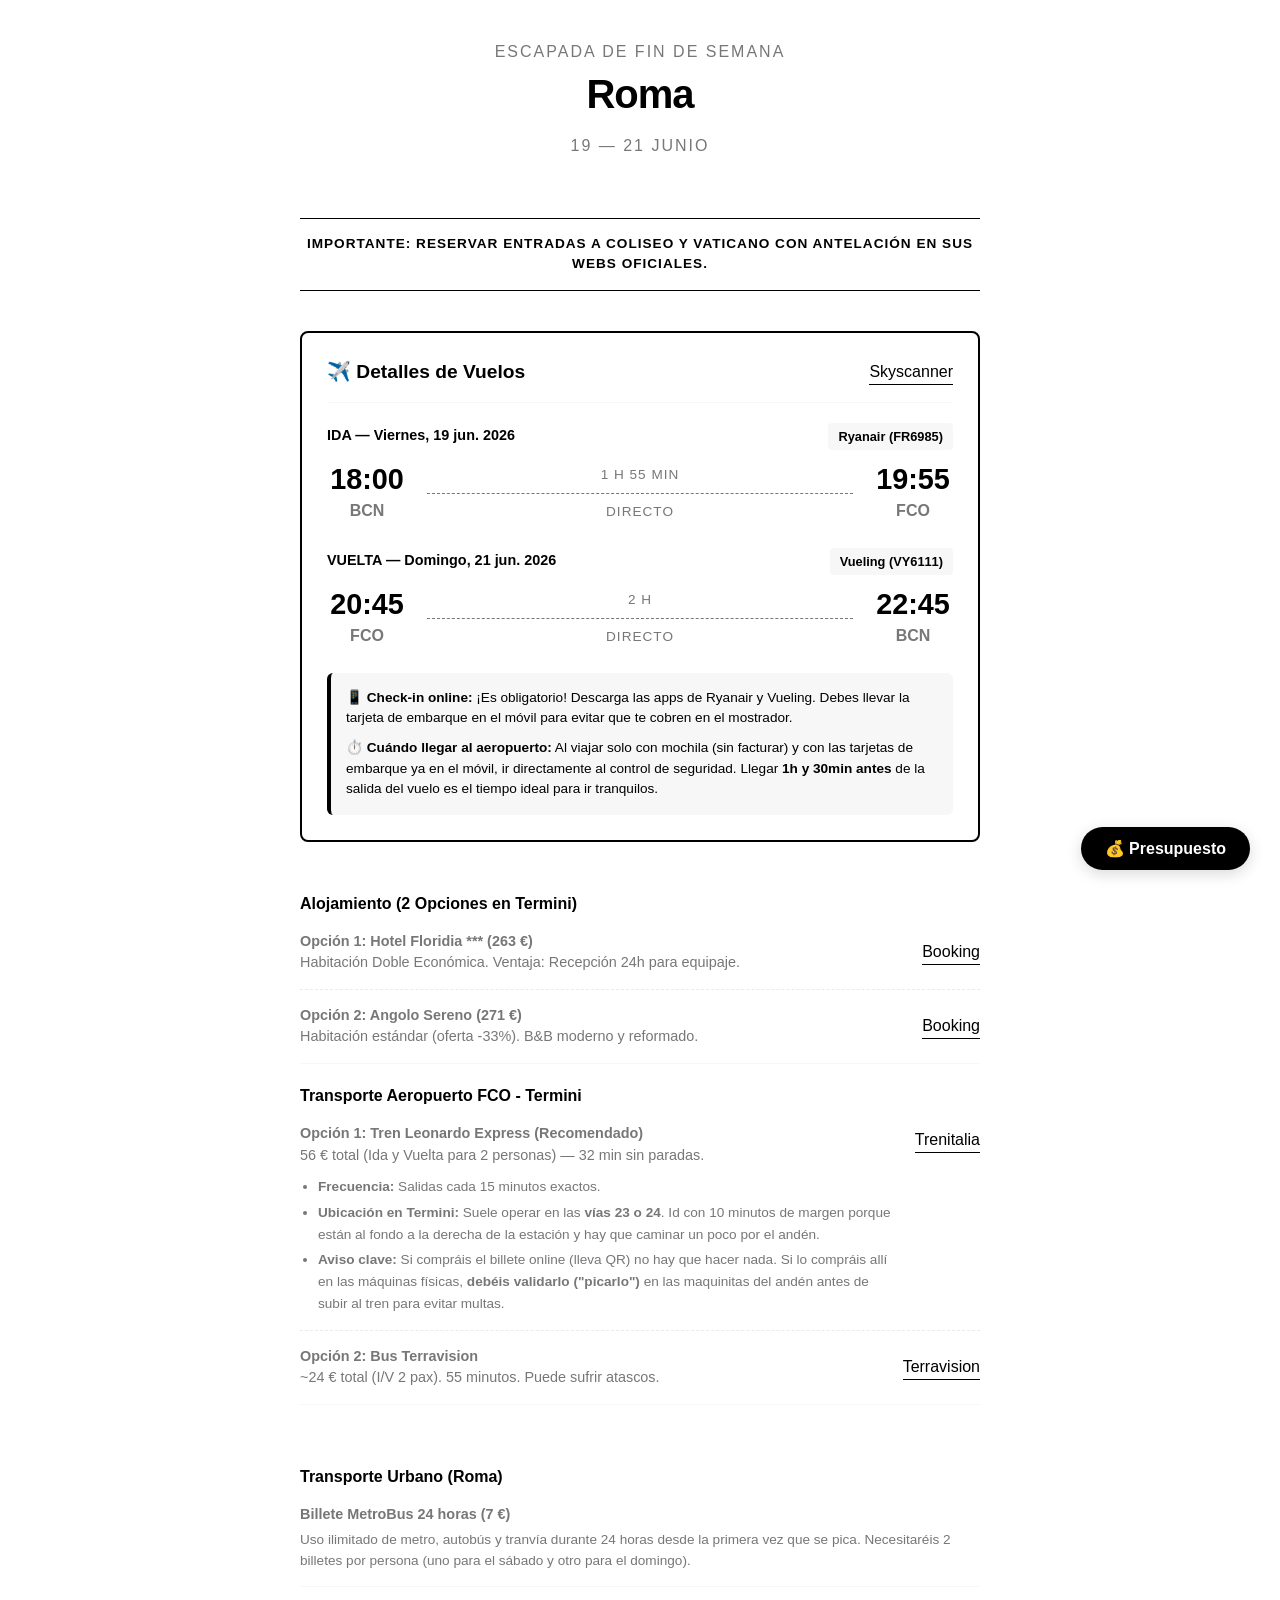
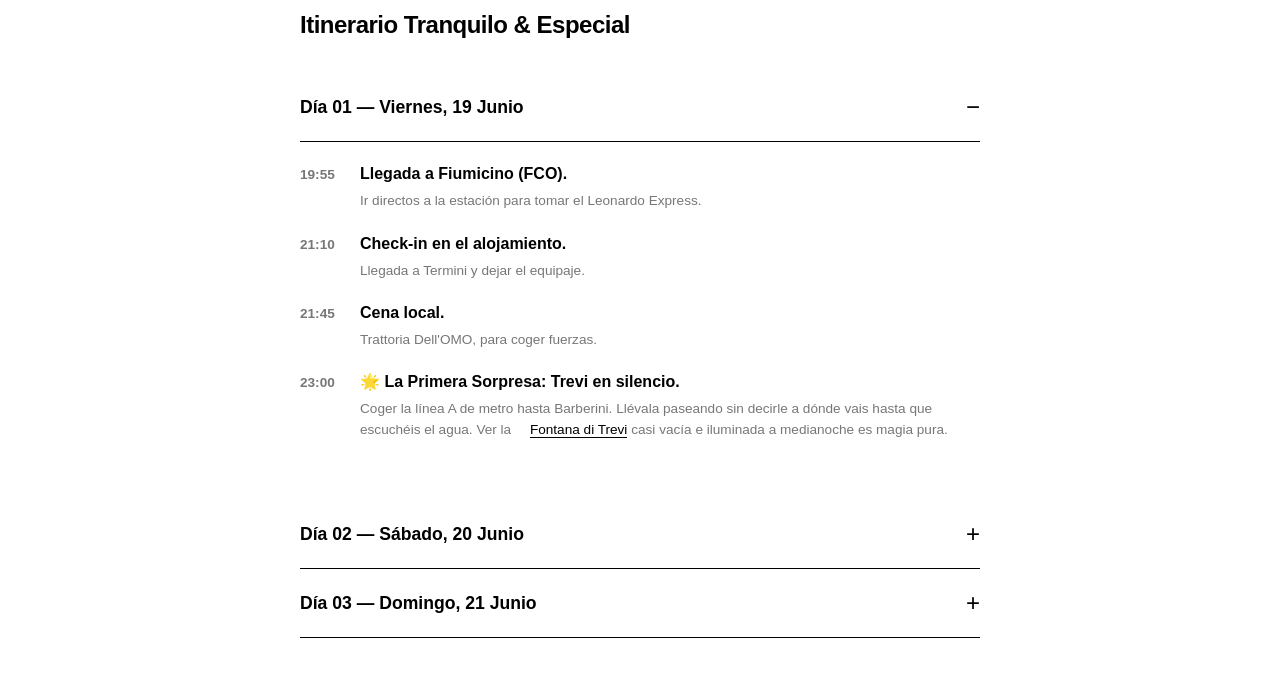
<file: N/index.html>
<!DOCTYPE html>
<html lang="es">

<head>
    <meta charset="UTF-8">
    <meta name="viewport" content="width=device-width, initial-scale=1.0">
    <title>Roma Minimalista: 19 - 21 Junio</title>

    <link rel="stylesheet" href="styles.css">
</head>

<body>
    <div class="container">

        <header>
            <p class="subtitle">Escapada de fin de semana</p>
            <h1>Roma</h1>
            <p class="subtitle">19 — 21 Junio</p>
        </header>

        <div class="alert">
            Importante: Reservar entradas a Coliseo y Vaticano con antelación en sus webs oficiales.
        </div>

        <section class="essentials">
            <div class="flight-card">
                <div class="flight-card-header">
                    <h3>✈️ Detalles de Vuelos</h3>
                    <a href="https://www.skyscanner.es/transporte/vuelos/bcn/rome/260619/260621/"
                        target="_blank">Skyscanner</a>
                </div>

                <div class="flight-route">
                    <div class="flight-direction">
                        <strong>IDA — Viernes, 19 jun. 2026</strong>
                        <span class="airline-tag">Ryanair (FR6985)</span>
                    </div>
                    <div class="flight-times">
                        <div class="time-block">
                            <span>18:00</span>
                            <span>BCN</span>
                        </div>
                        <div class="flight-duration">
                            <span>1 h 55 min</span>
                            <hr>
                            <span>Directo</span>
                        </div>
                        <div class="time-block">
                            <span>19:55</span>
                            <span>FCO</span>
                        </div>
                    </div>
                </div>

                <div class="flight-route">
                    <div class="flight-direction">
                        <strong>VUELTA — Domingo, 21 jun. 2026</strong>
                        <span class="airline-tag">Vueling (VY6111)</span>
                    </div>
                    <div class="flight-times">
                        <div class="time-block">
                            <span>20:45</span>
                            <span>FCO</span>
                        </div>
                        <div class="flight-duration">
                            <span>2 h</span>
                            <hr>
                            <span>Directo</span>
                        </div>
                        <div class="time-block">
                            <span>22:45</span>
                            <span>BCN</span>
                        </div>
                    </div>
                </div>

                <div class="flight-alerts">
                    <p><strong>📱 Check-in online:</strong> ¡Es obligatorio! Descarga las apps de Ryanair y Vueling.
                        Debes llevar la tarjeta de embarque en el móvil para evitar que te cobren en el mostrador.</p>
                    <p><strong>⏱️ Cuándo llegar al aeropuerto:</strong> Al viajar solo con mochila (sin facturar) y con
                        las tarjetas de embarque ya en el móvil, ir directamente al control de seguridad. Llegar
                        <strong>1h y 30min antes</strong> de la salida del vuelo es el tiempo ideal para ir tranquilos.
                    </p>
                </div>
            </div>

            <div class="essential-item">
                <div class="options-container">
                    <h3>Alojamiento (2 Opciones en Termini)</h3>

                    <div class="sub-option">
                        <div>
                            <p><strong>Opción 1: Hotel Floridia *** (263 €)</strong></p>
                            <p>Habitación Doble Económica. Ventaja: Recepción 24h para equipaje.</p>
                        </div>
                        <a href="https://www.booking.com/hotel/it/floridia.es.html" target="_blank">Booking</a>
                    </div>

                    <div class="sub-option">
                        <div>
                            <p><strong>Opción 2: Angolo Sereno (271 €)</strong></p>
                            <p>Habitación estándar (oferta -33%). B&B moderno y reformado.</p>
                        </div>
                        <a href="https://www.booking.com/hotel/it/angolo-sereno-roma1.es.html"
                            target="_blank">Booking</a>
                    </div>
                </div>
            </div>

            <div class="essential-item">
                <div class="options-container">
                    <h3>Transporte Aeropuerto FCO - Termini</h3>

                    <div class="sub-option" style="align-items: flex-start;">
                        <div>
                            <p><strong>Opción 1: Tren Leonardo Express (Recomendado)</strong></p>
                            <p style="margin-bottom: 10px;">56 € total (Ida y Vuelta para 2 personas) — 32 min sin
                                paradas.</p>
                            <ul
                                style="margin: 0; padding-left: 18px; font-size: 0.85rem; color: var(--grey-dark); line-height: 1.6;">
                                <li style="margin-bottom: 4px;"><strong>Frecuencia:</strong> Salidas cada 15 minutos
                                    exactos.</li>
                                <li style="margin-bottom: 4px;"><strong>Ubicación en Termini:</strong> Suele operar en
                                    las <strong>vías 23 o 24</strong>. Id con 10 minutos de margen porque están al fondo
                                    a la derecha de la estación y hay que caminar un poco por el andén.</li>
                                <li><strong>Aviso clave:</strong> Si compráis el billete online (lleva QR) no hay que
                                    hacer nada. Si lo compráis allí en las máquinas físicas, <strong>debéis validarlo
                                        ("picarlo")</strong> en las maquinitas del andén antes de subir al tren para
                                    evitar multas.</li>
                            </ul>
                        </div>
                        <a href="https://www.trenitalia.com/es.html" target="_blank"
                            style="margin-top: 5px;">Trenitalia</a>
                    </div>

                    <div class="sub-option">
                        <div>
                            <p><strong>Opción 2: Bus Terravision</strong></p>
                            <p>~24 € total (I/V 2 pax). 55 minutos. Puede sufrir atascos.</p>
                        </div>
                        <a href="https://www.terravision.eu/es/" target="_blank">Terravision</a>
                    </div>
                </div>
            </div>
        </section>

        <div class="essential-item">
            <div class="options-container">
                <h3>Transporte Urbano (Roma)</h3>

                <div class="sub-option" style="border-bottom: none; padding-bottom: 0;">
                    <div>
                        <p><strong>Billete MetroBus 24 horas (7 €)</strong></p>
                        <p style="font-size: 0.85rem; color: var(--grey-dark); margin-top: 5px; line-height: 1.5;">Uso
                            ilimitado de metro, autobús y tranvía durante 24 horas desde la primera vez que se pica.
                            Necesitaréis 2 billetes por persona (uno para el sábado y otro para el domingo).</p>
                    </div>
                </div>
            </div>
        </div>

        <h2>Itinerario Tranquilo & Especial</h2>

        <button class="accordion">Día 01 — Viernes, 19 Junio</button>
        <div class="panel">
            <div class="panel-content">
                <div class="event">
                    <div class="time">19:55</div>
                    <div class="details">
                        <p><strong>Llegada a Fiumicino (FCO).</strong></p>
                        <span class="note">Ir directos a la estación para tomar el Leonardo Express.</span>
                    </div>
                </div>
                <div class="event">
                    <div class="time">21:10</div>
                    <div class="details">
                        <p><strong>Check-in en el alojamiento.</strong></p>
                        <span class="note">Llegada a Termini y dejar el equipaje.</span>
                    </div>
                </div>
                <div class="event">
                    <div class="time">21:45</div>
                    <div class="details">
                        <p><strong>Cena local.</strong></p>
                        <span class="note">Trattoria Dell'OMO, para coger fuerzas.</span>
                    </div>
                </div>
                <div class="event">
                    <div class="time">23:00</div>
                    <div class="details">
                        <p><strong>🌟 La Primera Sorpresa: Trevi en silencio.</strong></p>
                        <span class="note">Coger la línea A de metro hasta Barberini. Llévala paseando sin decirle a
                            dónde vais hasta que escuchéis el agua. Ver la <a
                                href="https://www.google.com/maps/search/?api=1&query=Fontana+di+Trevi"
                                target="_blank">Fontana di Trevi</a> casi vacía e iluminada a medianoche es magia
                            pura.</span>
                    </div>
                </div>
            </div>
        </div>

        <button class="accordion">Día 02 — Sábado, 20 Junio</button>
        <div class="panel">
            <div class="panel-content">
                <div class="event">
                    <div class="time">09:30</div>
                    <div class="details">
                        <p><strong>El Vaticano.</strong></p>
                        <span class="note">Metro Línea A hasta Ottaviano. Visita a la Plaza de San Pedro y la
                            Basílica.</span>
                    </div>
                </div>
                <div class="event">
                    <div class="time">12:30</div>
                    <div class="details">
                        <p><strong>Castillo de Sant'Angelo.</strong></p>
                        <span class="note">Paseo por Via della Conciliazione y cruce del puente de los ángeles.</span>
                    </div>
                </div>
                <div class="event">
                    <div class="time">13:30</div>
                    <div class="details">
                        <p><strong>Comida en el centro.</strong></p>
                        <span class="note">Zona Piazza Navona. (Ej: Cantina e Cucina).</span>
                    </div>
                </div>
                <div class="event">
                    <div class="time">15:30</div>
                    <div class="details">
                        <p><strong>🌟 El Momento "Dolce Vita".</strong></p>
                        <span class="note">Paseo por Piazza Navona y el Panteón. Parada obligatoria para un helado
                            inolvidable en <a href="https://www.google.com/maps/search/?api=1&query=Frigidarium+Roma"
                                target="_blank">Frigidarium</a> o <a
                                href="https://www.google.com/maps/search/?api=1&query=Giolitti+Roma"
                                target="_blank">Giolitti</a>, y comedlo sentados frente a las fuentes.</span>
                    </div>
                </div>
                <div class="event">
                    <div class="time">19:00</div>
                    <div class="details">
                        <p><strong>🌟 El Atardecer Secreto.</strong></p>
                        <span class="note">Desviaos a la colina del Aventino. Primero las vistas románticas en el <a
                                href="https://www.google.com/maps/search/?api=1&query=Giardino+degli+Aranci"
                                target="_blank">Jardín de los Naranjos</a> y justo después que mire por <a
                                href="https://www.google.com/maps/search/?api=1&query=Il+Buco+della+Serratura"
                                target="_blank">La Cerradura de Malta</a>. ¡Alucinará!</span>
                    </div>
                </div>
                <div class="event">
                    <div class="time">20:30</div>
                    <div class="details">
                        <p><strong>Cena en Trastevere.</strong></p>
                        <span class="note">Cruzar el río y disfrutar del ambientazo del barrio. (Ej: Carlo Menta o
                            Tonnarello).</span>
                    </div>
                </div>
            </div>
        </div>

        <button class="accordion">Día 03 — Domingo, 21 Junio</button>
        <div class="panel">
            <div class="panel-content">
                <div class="event">
                    <div class="time">09:00</div>
                    <div class="details">
                        <p><strong>Check-out.</strong></p>
                        <span class="note">Dejar equipaje en la recepción (Floridia) o en consigna de Termini (Angolo
                            Sereno).</span>
                    </div>
                </div>
                <div class="event">
                    <div class="time">10:00</div>
                    <div class="details">
                        <p><strong>Roma Imperial.</strong></p>
                        <span class="note">Coliseo, Foro Romano y Palatino. <a href="https://ticketing.colosseo.it/es/"
                                target="_blank">Tickets web oficial</a>.</span>
                    </div>
                </div>
                <div class="event">
                    <div class="time">13:30</div>
                    <div class="details">
                        <p><strong>Piazza Venezia.</strong></p>
                        <span class="note">Monumento a Víctor Manuel II.</span>
                    </div>
                </div>
                <div class="event">
                    <div class="time">14:15</div>
                    <div class="details">
                        <p><strong>Última comida en Barrio Monti.</strong></p>
                        <span class="note">Paseo por la zona bohemia entre el Coliseo y Termini. ¡Aprovechad el tiempo
                            extra!</span>
                    </div>
                </div>
                <div class="event">
                    <div class="time">17:45</div>
                    <div class="details">
                        <p><strong>Recogida de equipaje.</strong></p>
                        <span class="note">Volver a por las mochilas y caminar hacia la estación de tren de
                            Termini.</span>
                    </div>
                </div>
                <div class="event">
                    <div class="time">18:20</div>
                    <div class="details">
                        <p><strong>Tren de regreso a FCO.</strong></p>
                        <span class="note">Tomar el Leonardo Express. Llegaréis al aeropuerto sobre las 18:52h. Vuelo a
                            las 20:45h.</span>
                    </div>
                </div>
            </div>
        </div>

        <button class="budget-btn" onclick="toggleBudget()">💰 Presupuesto</button>

        <div class="budget-overlay" onclick="toggleBudget()"></div>

        <div class="budget-panel">
            <div class="budget-header">
                <h2>Gastos (2 Pax)</h2>
                <button class="close-btn" onclick="toggleBudget()">×</button>
            </div>

            <div class="budget-item">
                <div class="item-header"><span>Vuelos</span><span>~160 €</span></div>
                <p class="item-desc">Ida y vuelta estimado para los dos sin maleta facturada.</p>
            </div>

            <div class="budget-item">
                <div class="item-header"><span>Alojamiento</span><span>263 €</span></div>
                <p class="item-desc">Hotel Floridia (2 noches, Doble Económica).</p>
            </div>

            <div class="budget-item">
                <div class="item-header"><span>Transporte FCO</span><span>56 €</span></div>
                <p class="item-desc">Leonardo Express Ida y Vuelta (14€ x 4 billetes).</p>
            </div>

            <div class="budget-item">
                <div class="item-header"><span>Transporte Urbano</span><span>28 €</span></div>
                <p class="item-desc">4 billetes MetroBus de 24h (2 por persona para sábado y domingo).</p>
            </div>

            <div class="budget-item">
                <div class="item-header"><span>Entradas Coliseo</span><span>36 €</span></div>
                <p class="item-desc">Entrada oficial Coliseo/Foro/Palatino (18€ x 2).</p>
            </div>

            <div class="budget-item">
                <div class="item-header"><span>🌟 Momento Dolce Vita</span><span>~10 €</span></div>
                <p class="item-desc">Un par de buenos helados artesanos en Giolitti o Frigidarium.</p>
            </div>

            <div class="budget-item">
                <div class="item-header"><span>Comida y Cenas</span><span>~140 €</span></div>
                <p class="item-desc">Estimación para pizzerías, trattorias y desayunos.</p>
            </div>

            <div class="budget-total">
                <span>TOTAL APROX.</span>
                <span>~693 €</span>
            </div>
        </div>

        <script src="script.js"></script>
</body>

</html>
</file>
<file: N/styles.css>
/* Paleta estricta de 4 colores */
:root {
    --white: #ffffff;
    --black: #000000;
    --grey-light: #f7f7f7;
    --grey-dark: #777777;
}

body {
    font-family: -apple-system, BlinkMacSystemFont, "Segoe UI", Roboto, Helvetica, Arial, sans-serif;
    background-color: var(--white);
    color: var(--black);
    margin: 0;
    padding: 40px 20px;
    line-height: 1.5;
    -webkit-font-smoothing: antialiased;
}

.container {
    max-width: 680px;
    margin: 0 auto;
}

header {
    margin-bottom: 60px;
    text-align: center;
}

h1 {
    font-size: 2.5rem;
    font-weight: 800;
    letter-spacing: -1px;
    margin: 0 0 10px 0;
}

.subtitle {
    color: var(--grey-dark);
    font-size: 1rem;
    text-transform: uppercase;
    letter-spacing: 2px;
    margin: 0;
}

.alert {
    font-size: 0.85rem;
    text-transform: uppercase;
    letter-spacing: 1px;
    font-weight: 600;
    text-align: center;
    padding: 15px 0;
    border-top: 1px solid var(--black);
    border-bottom: 1px solid var(--black);
    margin-bottom: 40px;
}

/* Sección de Detalles Básicos */
.essentials {
    display: flex;
    flex-direction: column;
    gap: 20px;
    margin-bottom: 60px;
}

.essential-item {
    display: flex;
    justify-content: space-between;
    align-items: baseline;
    padding-bottom: 15px;
    border-bottom: 1px solid var(--grey-light);
}

.essential-item h3 {
    margin: 0;
    font-size: 1rem;
    font-weight: 600;
}

.essential-item p {
    margin: 0;
    color: var(--grey-dark);
    font-size: 0.9rem;
}

.options-container {
    width: 100%;
}

.sub-option {
    display: flex;
    justify-content: space-between;
    align-items: center;
    padding: 15px 0;
    border-bottom: 1px dashed #eaeaea;
}

.sub-option:last-child {
    border-bottom: none;
    padding-bottom: 0;
}

a {
    color: var(--black);
    text-decoration: none;
    border-bottom: 1px solid var(--black);
    transition: color 0.2s, border-color 0.2s;
    white-space: nowrap;
    margin-left: 15px;
}

a:hover {
    color: var(--grey-dark);
    border-color: var(--grey-dark);
}

/* Acordeón del Itinerario */
h2 {
    font-size: 1.5rem;
    font-weight: 700;
    margin-bottom: 30px;
    letter-spacing: -0.5px;
}

.accordion {
    background-color: transparent;
    color: var(--black);
    cursor: pointer;
    padding: 20px 0;
    width: 100%;
    border: none;
    border-bottom: 1px solid var(--black);
    text-align: left;
    outline: none;
    font-size: 1.1rem;
    font-weight: 600;
    display: flex;
    justify-content: space-between;
    align-items: center;
}

.accordion:hover {
    color: var(--grey-dark);
}

.accordion::after {
    content: '+';
    font-size: 1.5rem;
    font-weight: 300;
}

.active::after {
    content: '−';
}

.panel {
    background-color: var(--white);
    max-height: 0;
    overflow: hidden;
    transition: max-height 0.3s ease-out;
}

.panel-content {
    padding: 20px 0 40px 0;
}

.event {
    display: flex;
    margin-bottom: 20px;
}

.time {
    flex: 0 0 60px;
    font-size: 0.85rem;
    font-weight: 600;
    color: var(--grey-dark);
    padding-top: 3px;
}

.details {
    flex: 1;
}

.details p {
    margin: 0 0 5px 0;
}

.details span.note {
    display: block;
    font-size: 0.85rem;
    color: var(--grey-dark);
}

/* --- PANEL DE PRESUPUESTO --- */
.budget-btn {
    position: fixed;
    bottom: 30px;
    right: 30px;
    background-color: var(--black);
    color: var(--white);
    border: none;
    padding: 12px 24px;
    font-size: 1rem;
    font-weight: 600;
    border-radius: 50px;
    cursor: pointer;
    box-shadow: 0 4px 15px rgba(0, 0, 0, 0.15);
    transition: transform 0.2s;
    z-index: 1000;
}

.budget-btn:hover {
    transform: scale(1.05);
}

.budget-overlay {
    position: fixed;
    top: 0;
    left: 0;
    width: 100%;
    height: 100%;
    background: rgba(0, 0, 0, 0.5);
    opacity: 0;
    visibility: hidden;
    transition: all 0.3s ease;
    z-index: 1001;
}

.budget-overlay.active {
    opacity: 1;
    visibility: visible;
}

.budget-panel {
    position: fixed;
    top: 0;
    right: -400px;
    width: 100%;
    max-width: 350px;
    height: 100%;
    background-color: var(--white);
    box-shadow: -2px 0 15px rgba(0, 0, 0, 0.1);
    z-index: 1002;
    transition: right 0.3s ease;
    overflow-y: auto;
    padding: 30px;
    box-sizing: border-box;
}

.budget-panel.active {
    right: 0;
}

.budget-header {
    display: flex;
    justify-content: space-between;
    align-items: center;
    border-bottom: 2px solid var(--black);
    padding-bottom: 15px;
    margin-bottom: 25px;
}

.budget-header h2 {
    margin: 0;
    font-size: 1.5rem;
    letter-spacing: -0.5px;
}

.close-btn {
    background: none;
    border: none;
    font-size: 2rem;
    cursor: pointer;
    color: var(--black);
    line-height: 1;
}

.budget-item {
    margin-bottom: 15px;
    border-bottom: 1px dashed var(--grey-light);
    padding-bottom: 10px;
}

.budget-item:last-of-type {
    border-bottom: none;
}

.item-header {
    display: flex;
    justify-content: space-between;
    font-weight: 600;
    margin-bottom: 5px;
}

.item-desc {
    font-size: 0.85rem;
    color: var(--grey-dark);
    margin: 0;
}

.budget-total {
    margin-top: 30px;
    border-top: 2px solid var(--black);
    padding-top: 15px;
    display: flex;
    justify-content: space-between;
    font-size: 1.2rem;
    font-weight: 800;
}

/* --- TARJETA DE VUELOS --- */
.flight-card {
    border: 2px solid var(--black);
    border-radius: 8px;
    padding: 25px;
    margin-bottom: 30px;
}

.flight-card-header {
    display: flex;
    justify-content: space-between;
    align-items: center;
    margin-bottom: 20px;
    border-bottom: 1px solid var(--grey-light);
    padding-bottom: 15px;
}

.flight-card-header h3 {
    margin: 0;
    font-size: 1.2rem;
}

.flight-route {
    margin-bottom: 25px;
}

.flight-route:last-of-type {
    margin-bottom: 0;
}

.flight-direction {
    font-size: 0.9rem;
    color: var(--black);
    margin-bottom: 15px;
    display: flex;
    justify-content: space-between;
    align-items: center;
}

.airline-tag {
    background: var(--grey-light);
    padding: 4px 10px;
    border-radius: 4px;
    font-weight: 600;
    font-size: 0.8rem;
}

.flight-times {
    display: flex;
    justify-content: space-between;
    align-items: center;
    text-align: center;
}

.time-block {
    width: 80px;
}

.time-block span:first-child {
    display: block;
    font-size: 1.8rem;
    font-weight: 800;
    line-height: 1;
    margin-bottom: 5px;
}

.time-block span:last-child {
    font-size: 1rem;
    color: var(--grey-dark);
    font-weight: 600;
}

.flight-duration {
    flex: 1;
    margin: 0 20px;
    color: var(--grey-dark);
    font-size: 0.85rem;
    text-transform: uppercase;
    letter-spacing: 1px;
}

.flight-duration hr {
    border: none;
    border-top: 1px dashed var(--grey-dark);
    margin: 8px 0;
}

.flight-alerts {
    background-color: var(--grey-light);
    padding: 15px;
    border-radius: 6px;
    font-size: 0.85rem;
    margin-top: 25px;
    border-left: 4px solid var(--black);
}

.flight-alerts p {
    margin: 0 0 10px 0;
}

.flight-alerts p:last-child {
    margin: 0;
}
</file>
